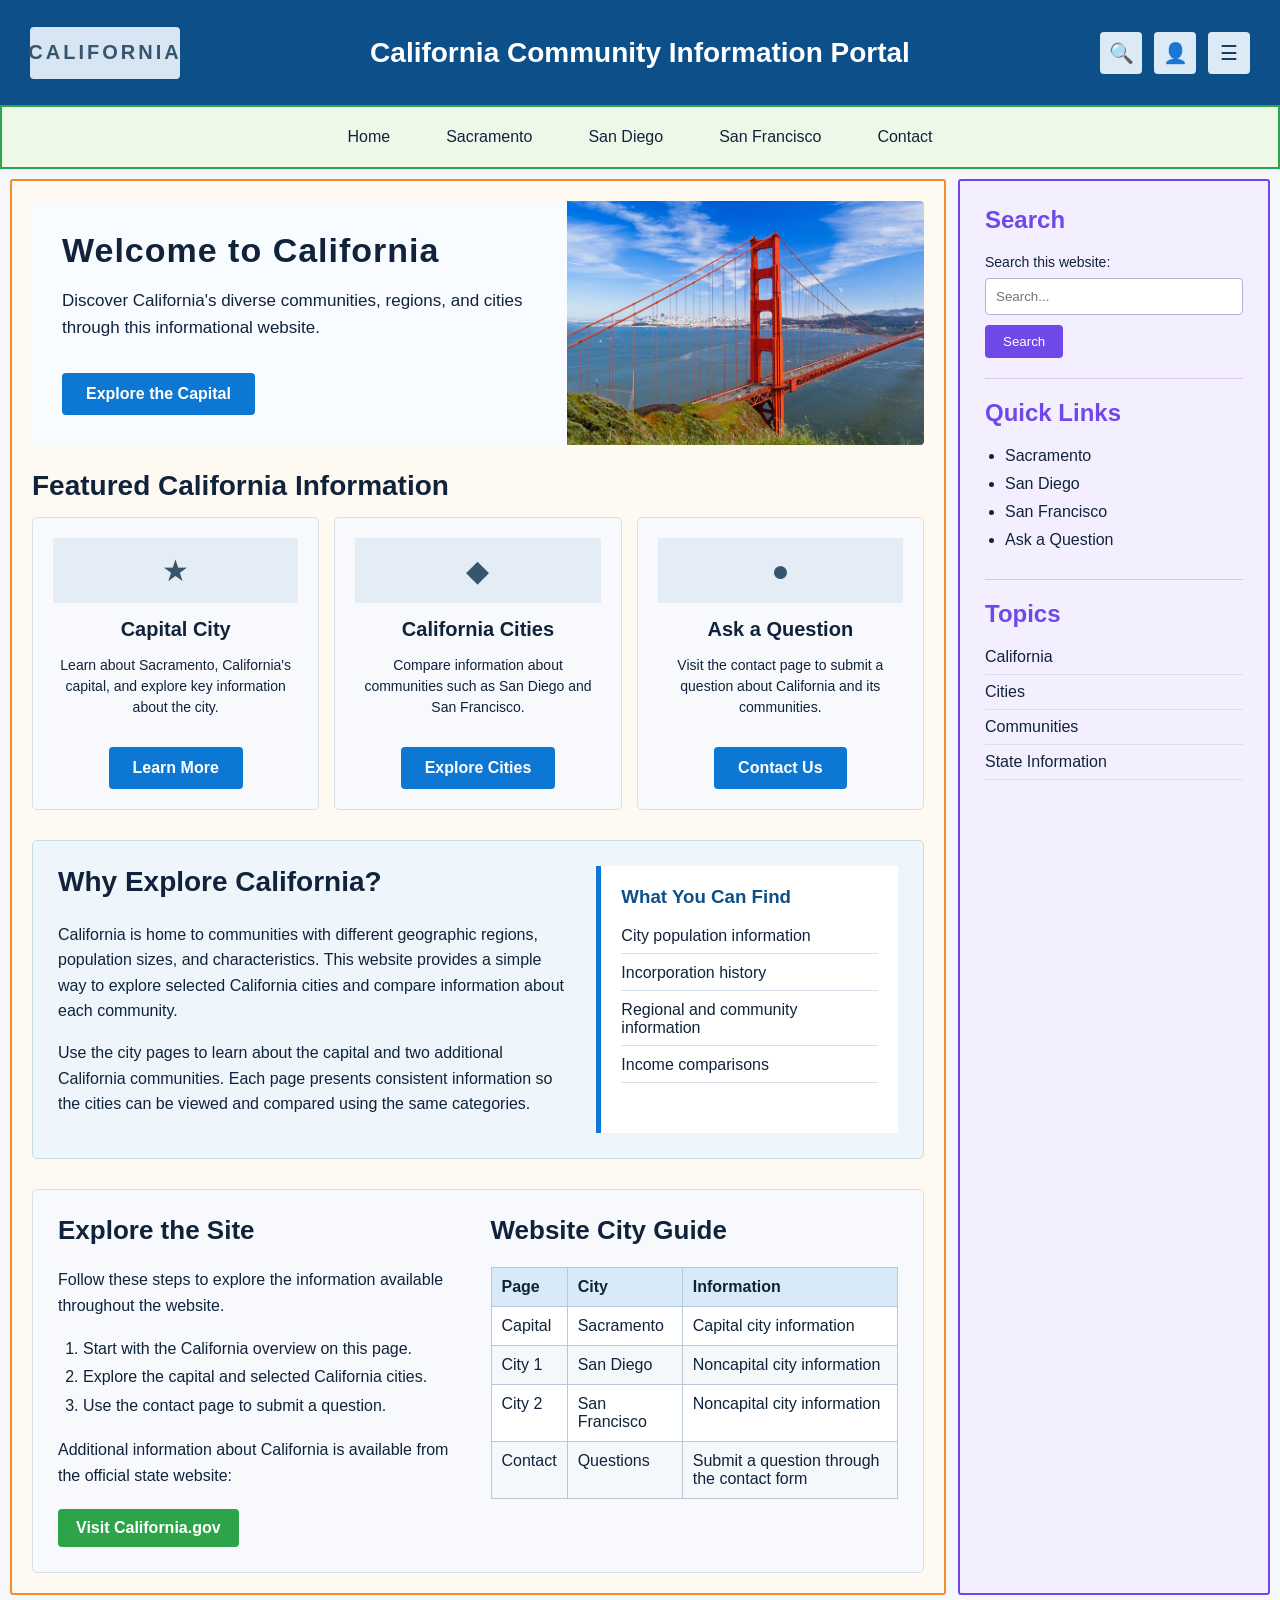
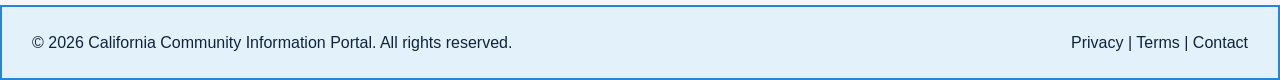
<file: index.html>
<!DOCTYPE html>
<html lang="en">

<head>
    <meta charset="UTF-8">
    <meta name="viewport" content="width=device-width, initial-scale=1.0">
    <title>California Community Information Portal</title>
    <link rel="stylesheet" href="css/styles.css">
</head>

<body>

    <!-- Header -->
    <header>
        <div class="logo">
            CALIFORNIA
        </div>

        <h1>California Community Information Portal</h1>

        <div class="header-icons">
            <span>🔍</span>
            <span>👤</span>
            <span>☰</span>
        </div>
    </header>


    <!-- Navigation -->
    <nav>
        <a href="index.html">Home</a>
        <a href="capital.html">Sacramento</a>
        <a href="city1.html">San Diego</a>
        <a href="city2.html">San Francisco</a>
        <a href="contact.html">Contact</a>
    </nav>


    <!-- Main Content -->
    <main>

        <!-- Home Page Section -->
        <section>

            <!-- Hero -->
            <div class="hero">

                <div class="hero-text">
                    <h2 id="hero-title">Welcome to California</h2>

                    <p>
                        Discover California's diverse communities, regions,
                        and cities through this informational website.
                    </p>

                    <a class="button" href="capital.html">
                        Explore the Capital
                    </a>
                </div>

                <div class="hero-image">
                    <img src="images/california.jpg"
                         alt="California landscape">
                </div>

            </div>


            <!-- Featured Information -->
            <div class="featured-section">

                <h2>Featured California Information</h2>

                <div class="feature-cards">

                    <div class="feature-card">
                        <div class="feature-icon">★</div>

                        <h3>Capital City</h3>

                        <p>
                            Learn about Sacramento, California's capital,
                            and explore key information about the city.
                        </p>

                        <a class="button" href="capital.html">
                            Learn More
                        </a>
                    </div>


                    <div class="feature-card">
                        <div class="feature-icon">◆</div>

                        <h3>California Cities</h3>

                        <p>
                            Compare information about communities such as
                            San Diego and San Francisco.
                        </p>

                        <a class="button" href="city1.html">
                            Explore Cities
                        </a>
                    </div>


                    <div class="feature-card">
                        <div class="feature-icon">●</div>

                        <h3>Ask a Question</h3>

                        <p>
                            Visit the contact page to submit a question
                            about California and its communities.
                        </p>

                        <a class="button" href="contact.html">
                            Contact Us
                        </a>
                    </div>

                </div>

            </div>


            <!-- Why Explore California -->
            <div class="why-section">

                <div class="why-text">

                    <h2>Why Explore California?</h2>

                    <p>
                        California is home to communities with different
                        geographic regions, population sizes, and
                        characteristics. This website provides a simple way
                        to explore selected California cities and compare
                        information about each community.
                    </p>

                    <p>
                        Use the city pages to learn about the capital and
                        two additional California communities. Each page
                        presents consistent information so the cities can
                        be viewed and compared using the same categories.
                    </p>

                </div>


                <div class="why-highlight">

                    <h3>What You Can Find</h3>

                    <p>
                        City population information
                    </p>

                    <p>
                        Incorporation history
                    </p>

                    <p>
                        Regional and community information
                    </p>

                    <p>
                        Income comparisons
                    </p>

                </div>

            </div>


            <!-- Site Guide and Resource -->
            <div class="site-guide">

                <div class="guide-content">

                    <h2>Explore the Site</h2>

                    <p>
                        Follow these steps to explore the information
                        available throughout the website.
                    </p>

                    <ol>
                        <li>Start with the California overview on this page.</li>
                        <li>Explore the capital and selected California cities.</li>
                        <li>Use the contact page to submit a question.</li>
                    </ol>

                    <p>
                        Additional information about California is available
                        from the official state website:
                    </p>

                    <a
                        class="external-link"
                        href="https://www.ca.gov/"
                        target="_blank"
                        rel="noopener noreferrer"
                    >
                        Visit California.gov
                    </a>

                </div>


                <!-- Required HTML Table -->
                <div class="city-table">

                    <h2>Website City Guide</h2>

                    <table>

                        <thead>
                            <tr>
                                <th>Page</th>
                                <th>City</th>
                                <th>Information</th>
                            </tr>
                        </thead>

                        <tbody>

                            <tr>
                                <td>Capital</td>
                                <td>Sacramento</td>
                                <td>Capital city information</td>
                            </tr>

                            <tr>
                                <td>City 1</td>
                                <td>San Diego</td>
                                <td>Noncapital city information</td>
                            </tr>

                            <tr>
                                <td>City 2</td>
                                <td>San Francisco</td>
                                <td>Noncapital city information</td>
                            </tr>

                            <tr>
                                <td>Contact</td>
                                <td>Questions</td>
                                <td>Submit a question through the contact form</td>
                            </tr>

                        </tbody>

                    </table>

                </div>

            </div>

        </section>


        <!-- Sidebar -->
        <aside>

            <div class="sidebar-search">

                <h2>Search</h2>

                <label for="site-search">Search this website:</label>

                <input
                    type="search"
                    id="site-search"
                    name="site-search"
                    placeholder="Search..."
                >

                <button type="button">Search</button>

            </div>


            <div class="sidebar-links">

                <h2>Quick Links</h2>

                <ul>
                    <li><a href="capital.html">Sacramento</a></li>
                    <li><a href="city1.html">San Diego</a></li>
                    <li><a href="city2.html">San Francisco</a></li>
                    <li><a href="contact.html">Ask a Question</a></li>
                </ul>

            </div>


            <div class="sidebar-topics">

                <h2>Topics</h2>

                <p>California</p>
                <p>Cities</p>
                <p>Communities</p>
                <p>State Information</p>

            </div>

        </aside>

    </main>


    <!-- Footer -->
    <footer>

        <p>
            &copy; 2026 California Community Information Portal.
            All rights reserved.
        </p>

        <p>
            <a href="#">Privacy</a> |
            <a href="#">Terms</a> |
            <a href="contact.html">Contact</a>
        </p>

    </footer>

</body>

</html>
</file>
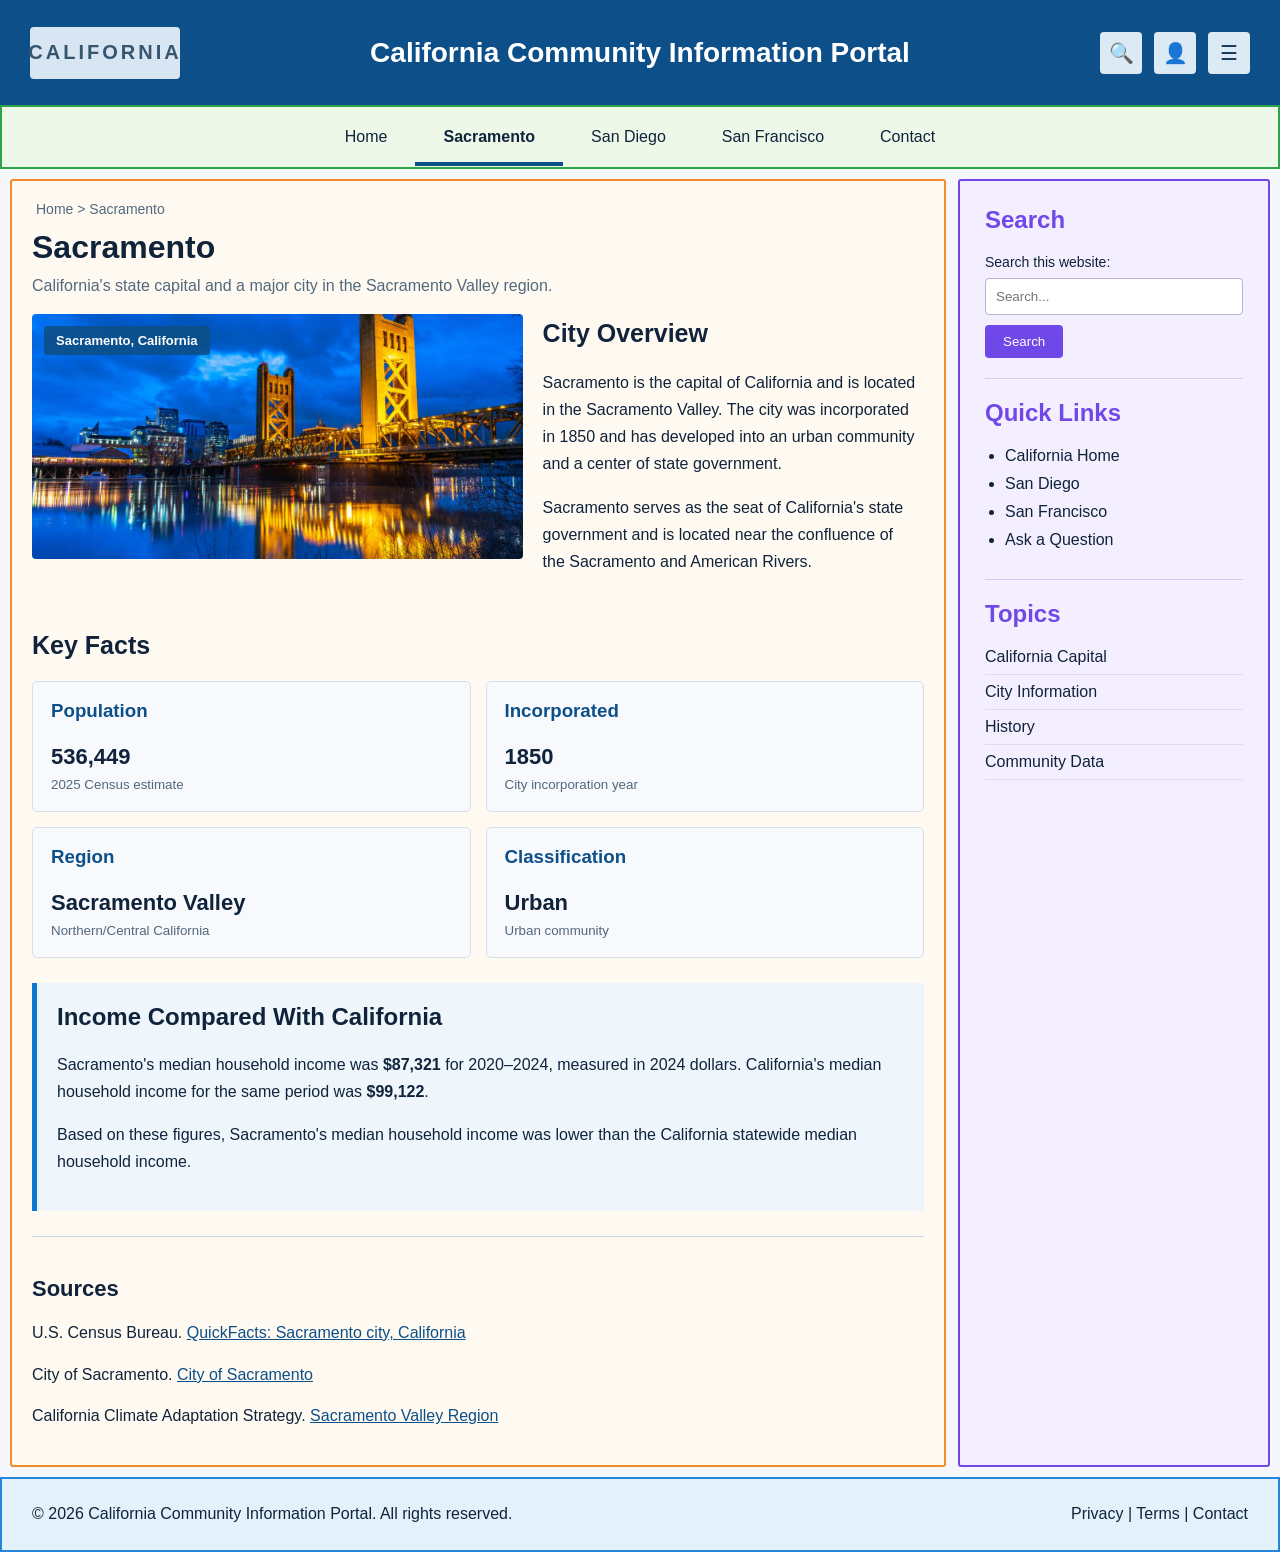
<file: capital.html>
<!DOCTYPE html>
<html lang="en">

<head>
    <meta charset="UTF-8">
    <meta name="viewport" content="width=device-width, initial-scale=1.0">
    <title>Sacramento | California Community Information Portal</title>
    <link rel="stylesheet" href="css/styles.css">
</head>

<body>

    <!-- Header -->
    <header>
        <div class="logo">
            CALIFORNIA
        </div>

        <h1>California Community Information Portal</h1>

        <div class="header-icons">
            <span>🔍</span>
            <span>👤</span>
            <span>☰</span>
        </div>
    </header>


    <!-- Navigation -->
    <nav>
        <a href="index.html">Home</a>
        <a class="active" href="capital.html">Sacramento</a>
        <a href="city1.html">San Diego</a>
        <a href="city2.html">San Francisco</a>
        <a href="contact.html">Contact</a>
    </nav>


    <!-- Main Content -->
    <main>

        <!-- Sacramento Page -->
        <section>

            <!-- Breadcrumb -->
            <div class="breadcrumb">
                <a href="index.html">Home</a>
                &gt;
                Sacramento
            </div>


            <!-- Page Header -->
            <div class="page-header">

                <h2 id="page-title">Sacramento</h2>

                <p>
                    California's state capital and a major city in the
                    Sacramento Valley region.
                </p>

            </div>


            <!-- City Image and Overview -->
            <div class="city-image-container">

                <span class="image-label">
                    Sacramento, California
                </span>

                <img
                    src="images/sacramento.jpg"
                    alt="Sacramento California skyline"
                    class="city-image"
                >

                <div class="city-overview">

                    <h2>City Overview</h2>

                    <p>
                        Sacramento is the capital of California and is located
                        in the Sacramento Valley. The city was incorporated in
                        1850 and has developed into an urban community and a
                        center of state government.
                    </p>

                    <p>
                        Sacramento serves as the seat of California's state
                        government and is located near the confluence of the
                        Sacramento and American Rivers.
                    </p>

                </div>

                <div class="image-clear"></div>

            </div>


            <!-- City Facts -->
            <div class="city-facts">

                <h2>Key Facts</h2>

                <div class="fact-cards">

                    <div class="fact-card">
                        <h3>Population</h3>

                        <p>
                            536,449
                        </p>

                        <small>
                            2025 Census estimate
                        </small>
                    </div>


                    <div class="fact-card">
                        <h3>Incorporated</h3>

                        <p>
                            1850
                        </p>

                        <small>
                            City incorporation year
                        </small>
                    </div>


                    <div class="fact-card">
                        <h3>Region</h3>

                        <p>
                            Sacramento Valley
                        </p>

                        <small>
                            Northern/Central California
                        </small>
                    </div>


                    <div class="fact-card">
                        <h3>Classification</h3>

                        <p>
                            Urban
                        </p>

                        <small>
                            Urban community
                        </small>
                    </div>

                </div>

            </div>


            <!-- Income Comparison -->
            <div class="income-section">

                <h2>Income Compared With California</h2>

                <p>
                    Sacramento's median household income was
                    <strong>$87,321</strong> for 2020–2024, measured in
                    2024 dollars. California's median household income for
                    the same period was <strong>$99,122</strong>.
                </p>

                <p>
                    Based on these figures, Sacramento's median household
                    income was lower than the California statewide median
                    household income.
                </p>

            </div>


            <!-- Sources -->
            <div class="sources">

                <h2>Sources</h2>

                <p>
                    U.S. Census Bureau.
                    <a
                        href="https://www.census.gov/quickfacts/fact/table/sacramentocitycalifornia"
                        target="_blank"
                        rel="noopener noreferrer"
                    >
                        QuickFacts: Sacramento city, California
                    </a>
                </p>

                <p>
                    City of Sacramento.
                    <a
                        href="https://www.cityofsacramento.gov/"
                        target="_blank"
                        rel="noopener noreferrer"
                    >
                        City of Sacramento
                    </a>
                </p>

                <p>
                    California Climate Adaptation Strategy.
                    <a
                        href="https://climateresilience.ca.gov/regions/sacramento-valley.html"
                        target="_blank"
                        rel="noopener noreferrer"
                    >
                        Sacramento Valley Region
                    </a>
                </p>

            </div>

        </section>


        <!-- Sidebar -->
        <aside>

            <div class="sidebar-search">

                <h2>Search</h2>

                <label for="site-search">Search this website:</label>

                <input
                    type="search"
                    id="site-search"
                    name="site-search"
                    placeholder="Search..."
                >

                <button type="button">Search</button>

            </div>


            <div class="sidebar-links">

                <h2>Quick Links</h2>

                <ul>
                    <li><a href="index.html">California Home</a></li>
                    <li><a href="city1.html">San Diego</a></li>
                    <li><a href="city2.html">San Francisco</a></li>
                    <li><a href="contact.html">Ask a Question</a></li>
                </ul>

            </div>


            <div class="sidebar-topics">

                <h2>Topics</h2>

                <p>California Capital</p>
                <p>City Information</p>
                <p>History</p>
                <p>Community Data</p>

            </div>

        </aside>

    </main>


    <!-- Footer -->
    <footer>

        <p>
            &copy; 2026 California Community Information Portal.
            All rights reserved.
        </p>

        <p>
            <a href="#">Privacy</a> |
            <a href="#">Terms</a> |
            <a href="contact.html">Contact</a>
        </p>

    </footer>

</body>

</html>
</file>
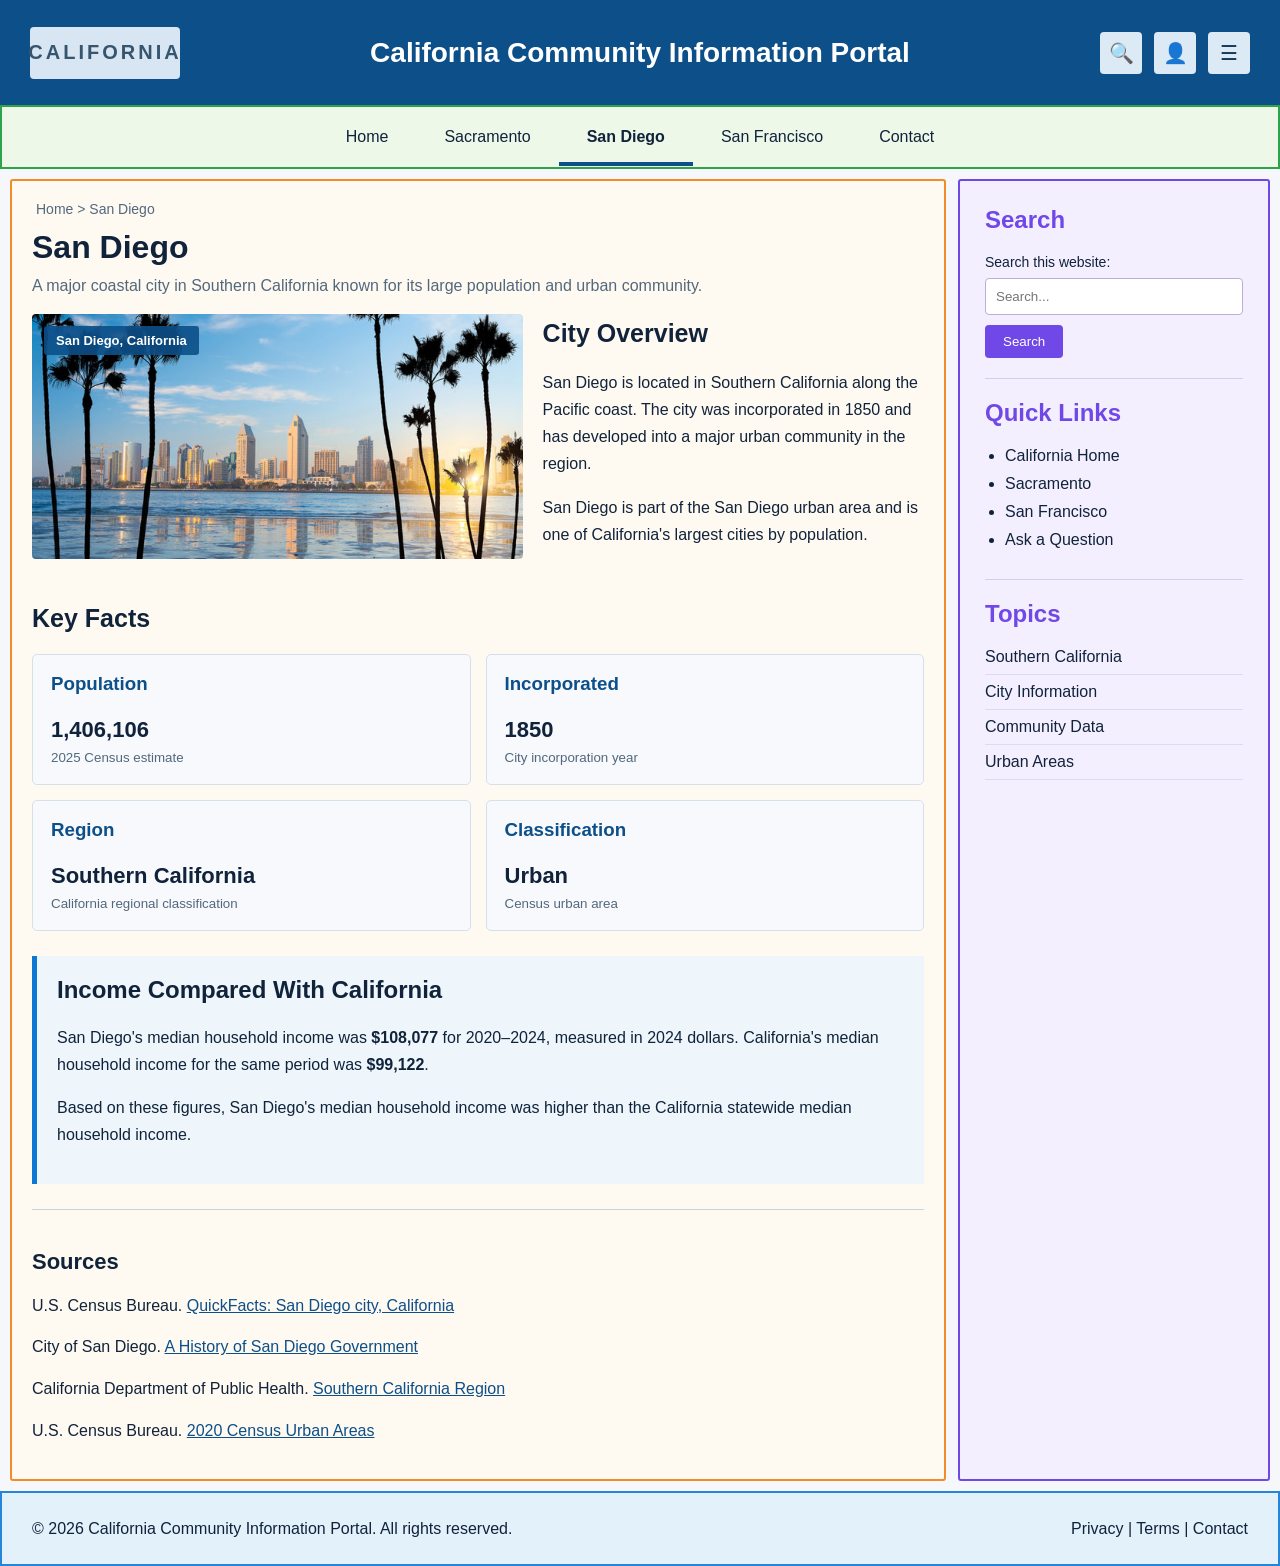
<file: city1.html>
<!DOCTYPE html>
<html lang="en">

<head>
    <meta charset="UTF-8">
    <meta name="viewport" content="width=device-width, initial-scale=1.0">
    <title>San Diego | California Community Information Portal</title>
    <link rel="stylesheet" href="css/styles.css">
</head>

<body>

    <!-- Header -->
    <header>
        <div class="logo">
            CALIFORNIA
        </div>

        <h1>California Community Information Portal</h1>

        <div class="header-icons">
            <span>🔍</span>
            <span>👤</span>
            <span>☰</span>
        </div>
    </header>


    <!-- Navigation -->
    <nav>
        <a href="index.html">Home</a>
        <a href="capital.html">Sacramento</a>
        <a class="active" href="city1.html">San Diego</a>
        <a href="city2.html">San Francisco</a>
        <a href="contact.html">Contact</a>
    </nav>


    <!-- Main Content -->
    <main>

        <!-- San Diego Page -->
        <section>

            <!-- Breadcrumb -->
            <div class="breadcrumb">
                <a href="index.html">Home</a>
                &gt;
                San Diego
            </div>


            <!-- Page Header -->
            <div class="page-header">

                <h2 id="page-title">San Diego</h2>

                <p>
                    A major coastal city in Southern California known for
                    its large population and urban community.
                </p>

            </div>


            <!-- City Image and Overview -->
            <div class="city-image-container">

                <span class="image-label">
                    San Diego, California
                </span>

                <img
                    src="images/sandiego.jpg"
                    alt="San Diego California skyline"
                    class="city-image"
                >

                <div class="city-overview">

                    <h2>City Overview</h2>

                    <p>
                        San Diego is located in Southern California along
                        the Pacific coast. The city was incorporated in
                        1850 and has developed into a major urban community
                        in the region.
                    </p>

                    <p>
                        San Diego is part of the San Diego urban area and is
                        one of California's largest cities by population.
                    </p>

                </div>

                <div class="image-clear"></div>

            </div>


            <!-- City Facts -->
            <div class="city-facts">

                <h2>Key Facts</h2>

                <div class="fact-cards">

                    <div class="fact-card">
                        <h3>Population</h3>

                        <p>
                            1,406,106
                        </p>

                        <small>
                            2025 Census estimate
                        </small>
                    </div>


                    <div class="fact-card">
                        <h3>Incorporated</h3>

                        <p>
                            1850
                        </p>

                        <small>
                            City incorporation year
                        </small>
                    </div>


                    <div class="fact-card">
                        <h3>Region</h3>

                        <p>
                            Southern California
                        </p>

                        <small>
                            California regional classification
                        </small>
                    </div>


                    <div class="fact-card">
                        <h3>Classification</h3>

                        <p>
                            Urban
                        </p>

                        <small>
                            Census urban area
                        </small>
                    </div>

                </div>

            </div>


            <!-- Income Comparison -->
            <div class="income-section">

                <h2>Income Compared With California</h2>

                <p>
                    San Diego's median household income was
                    <strong>$108,077</strong> for 2020–2024, measured in
                    2024 dollars. California's median household income for
                    the same period was <strong>$99,122</strong>.
                </p>

                <p>
                    Based on these figures, San Diego's median household
                    income was higher than the California statewide median
                    household income.
                </p>

            </div>


            <!-- Sources -->
            <div class="sources">

                <h2>Sources</h2>

                <p>
                    U.S. Census Bureau.
                    <a
                        href="https://www.census.gov/quickfacts/fact/table/sandiegocitycalifornia"
                        target="_blank"
                        rel="noopener noreferrer"
                    >
                        QuickFacts: San Diego city, California
                    </a>
                </p>

                <p>
                    City of San Diego.
                    <a
                        href="https://www.sandiego.gov/city-clerk/aboutus/history"
                        target="_blank"
                        rel="noopener noreferrer"
                    >
                        A History of San Diego Government
                    </a>
                </p>

                <p>
                    California Department of Public Health.
                    <a
                        href="https://www.cdph.ca.gov/Programs/RPHO/Pages/FoPH-Impact/Southern-California/Home.aspx"
                        target="_blank"
                        rel="noopener noreferrer"
                    >
                        Southern California Region
                    </a>
                </p>

                <p>
                    U.S. Census Bureau.
                    <a
                        href="https://www.census.gov/programs-surveys/geography/guidance/geo-areas/urban-rural/2020-ua-facts.html"
                        target="_blank"
                        rel="noopener noreferrer"
                    >
                        2020 Census Urban Areas
                    </a>
                </p>

            </div>

        </section>


        <!-- Sidebar -->
        <aside>

            <div class="sidebar-search">

                <h2>Search</h2>

                <label for="site-search">Search this website:</label>

                <input
                    type="search"
                    id="site-search"
                    name="site-search"
                    placeholder="Search..."
                >

                <button type="button">Search</button>

            </div>


            <div class="sidebar-links">

                <h2>Quick Links</h2>

                <ul>
                    <li><a href="index.html">California Home</a></li>
                    <li><a href="capital.html">Sacramento</a></li>
                    <li><a href="city2.html">San Francisco</a></li>
                    <li><a href="contact.html">Ask a Question</a></li>
                </ul>

            </div>


            <div class="sidebar-topics">

                <h2>Topics</h2>

                <p>Southern California</p>
                <p>City Information</p>
                <p>Community Data</p>
                <p>Urban Areas</p>

            </div>

        </aside>

    </main>


    <!-- Footer -->
    <footer>

        <p>
            &copy; 2026 California Community Information Portal.
            All rights reserved.
        </p>

        <p>
            <a href="#">Privacy</a> |
            <a href="#">Terms</a> |
            <a href="contact.html">Contact</a>
        </p>

    </footer>

</body>

</html>
</file>
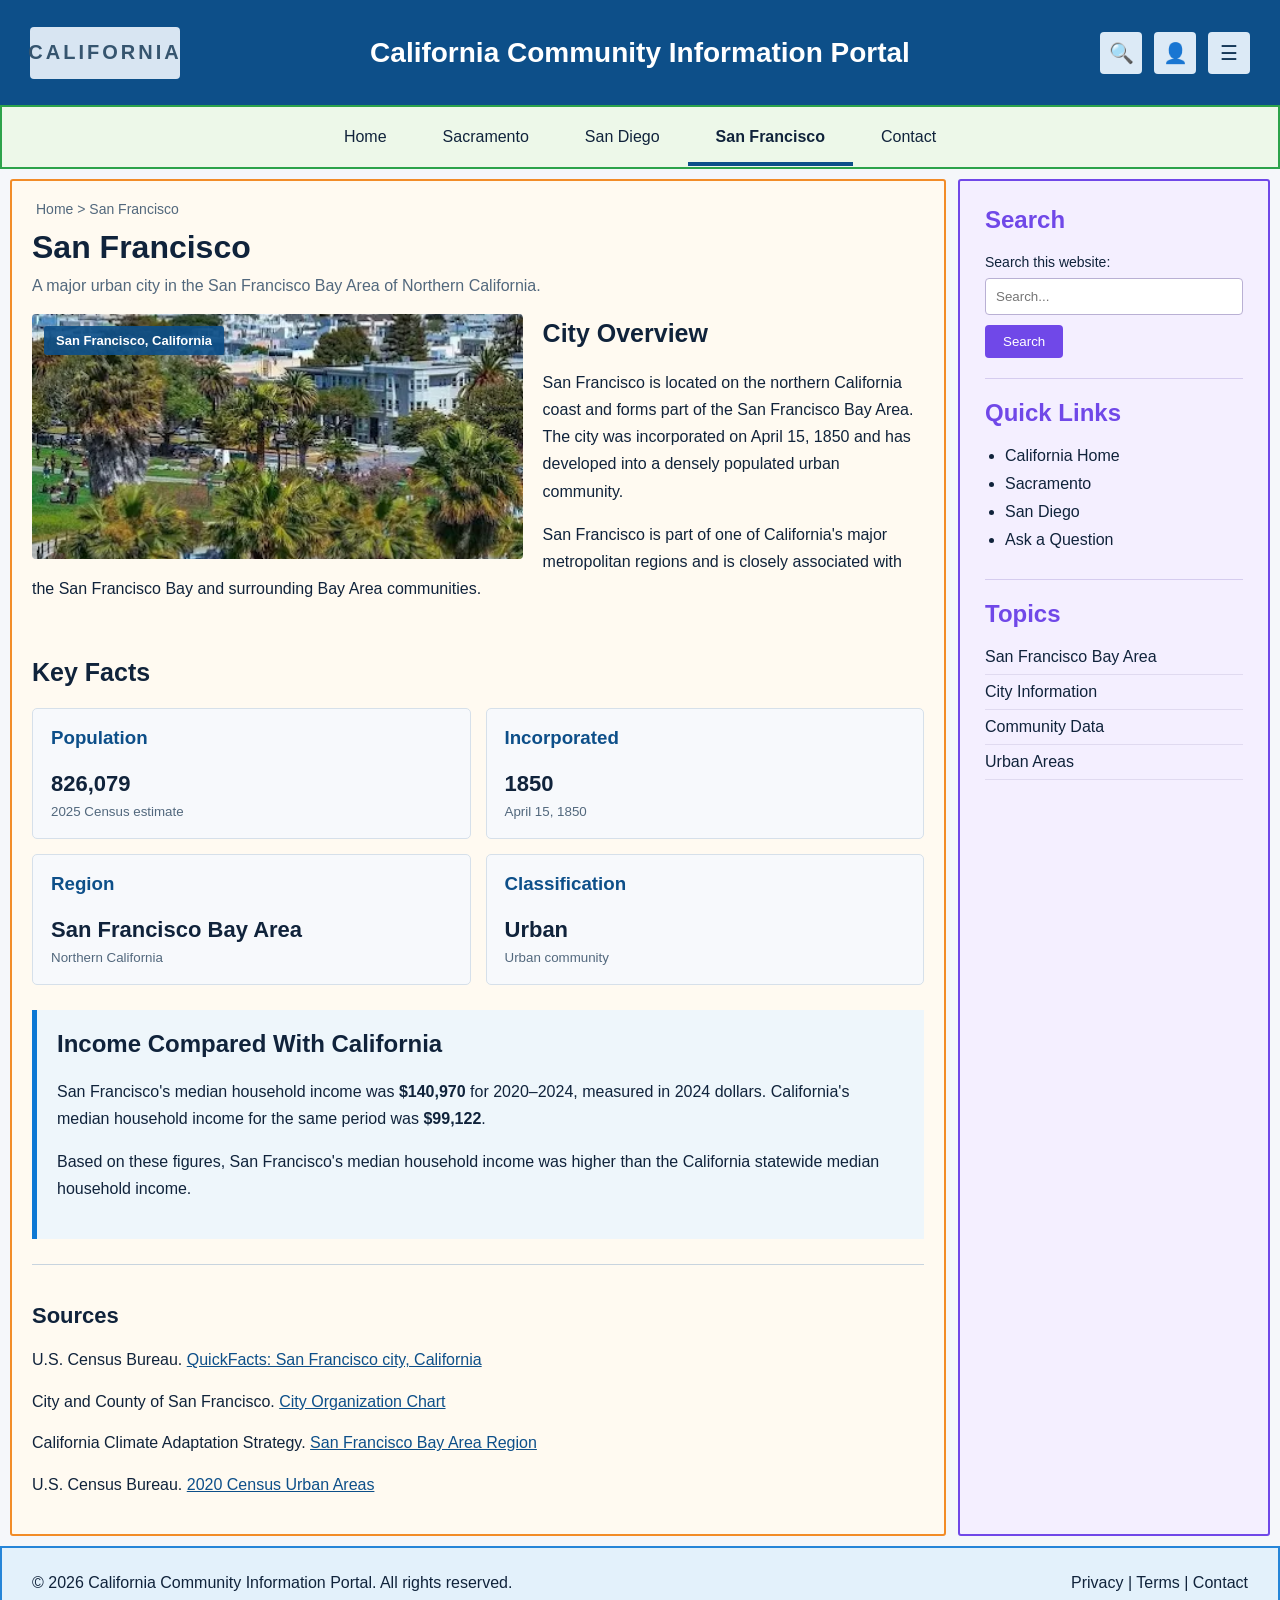
<file: city2.html>
<!DOCTYPE html>
<html lang="en">

<head>
    <meta charset="UTF-8">
    <meta name="viewport" content="width=device-width, initial-scale=1.0">
    <title>San Francisco | California Community Information Portal</title>
    <link rel="stylesheet" href="css/styles.css">
</head>

<body>

    <!-- Header -->
    <header>
        <div class="logo">
            CALIFORNIA
        </div>

        <h1>California Community Information Portal</h1>

        <div class="header-icons">
            <span>🔍</span>
            <span>👤</span>
            <span>☰</span>
        </div>
    </header>


    <!-- Navigation -->
    <nav>
        <a href="index.html">Home</a>
        <a href="capital.html">Sacramento</a>
        <a href="city1.html">San Diego</a>
        <a class="active" href="city2.html">San Francisco</a>
        <a href="contact.html">Contact</a>
    </nav>


    <!-- Main Content -->
    <main>

        <!-- San Francisco Page -->
        <section>

            <!-- Breadcrumb -->
            <div class="breadcrumb">
                <a href="index.html">Home</a>
                &gt;
                San Francisco
            </div>


            <!-- Page Header -->
            <div class="page-header">

                <h2 id="page-title">San Francisco</h2>

                <p>
                    A major urban city in the San Francisco Bay Area of
                    Northern California.
                </p>

            </div>


            <!-- City Image and Overview -->
            <div class="city-image-container">

                <span class="image-label">
                    San Francisco, California
                </span>

                <img
                    src="images/sanfrancisco.jpg"
                    alt="San Francisco California skyline"
                    class="city-image"
                >

                <div class="city-overview">

                    <h2>City Overview</h2>

                    <p>
                        San Francisco is located on the northern California
                        coast and forms part of the San Francisco Bay Area.
                        The city was incorporated on April 15, 1850 and has
                        developed into a densely populated urban community.
                    </p>

                    <p>
                        San Francisco is part of one of California's major
                        metropolitan regions and is closely associated with
                        the San Francisco Bay and surrounding Bay Area
                        communities.
                    </p>

                </div>

                <div class="image-clear"></div>

            </div>


            <!-- City Facts -->
            <div class="city-facts">

                <h2>Key Facts</h2>

                <div class="fact-cards">

                    <div class="fact-card">
                        <h3>Population</h3>

                        <p>
                            826,079
                        </p>

                        <small>
                            2025 Census estimate
                        </small>
                    </div>


                    <div class="fact-card">
                        <h3>Incorporated</h3>

                        <p>
                            1850
                        </p>

                        <small>
                            April 15, 1850
                        </small>
                    </div>


                    <div class="fact-card">
                        <h3>Region</h3>

                        <p>
                            San Francisco Bay Area
                        </p>

                        <small>
                            Northern California
                        </small>
                    </div>


                    <div class="fact-card">
                        <h3>Classification</h3>

                        <p>
                            Urban
                        </p>

                        <small>
                            Urban community
                        </small>
                    </div>

                </div>

            </div>


            <!-- Income Comparison -->
            <div class="income-section">

                <h2>Income Compared With California</h2>

                <p>
                    San Francisco's median household income was
                    <strong>$140,970</strong> for 2020–2024, measured in
                    2024 dollars. California's median household income for
                    the same period was <strong>$99,122</strong>.
                </p>

                <p>
                    Based on these figures, San Francisco's median household
                    income was higher than the California statewide median
                    household income.
                </p>

            </div>


            <!-- Sources -->
            <div class="sources">

                <h2>Sources</h2>

                <p>
                    U.S. Census Bureau.
                    <a
                        href="https://www.census.gov/quickfacts/fact/table/sanfranciscocitycalifornia"
                        target="_blank"
                        rel="noopener noreferrer"
                    >
                        QuickFacts: San Francisco city, California
                    </a>
                </p>

                <p>
                    City and County of San Francisco.
                    <a
                        href="https://www.sfgov.org/services/city-organization-chart"
                        target="_blank"
                        rel="noopener noreferrer"
                    >
                        City Organization Chart
                    </a>
                </p>

                <p>
                    California Climate Adaptation Strategy.
                    <a
                        href="https://climateresilience.ca.gov/regions/sf-bay-area.html"
                        target="_blank"
                        rel="noopener noreferrer"
                    >
                        San Francisco Bay Area Region
                    </a>
                </p>

                <p>
                    U.S. Census Bureau.
                    <a
                        href="https://www.census.gov/programs-surveys/geography/guidance/geo-areas/urban-rural/2020-ua-facts.html"
                        target="_blank"
                        rel="noopener noreferrer"
                    >
                        2020 Census Urban Areas
                    </a>
                </p>

            </div>

        </section>


        <!-- Sidebar -->
        <aside>

            <div class="sidebar-search">

                <h2>Search</h2>

                <label for="site-search">Search this website:</label>

                <input
                    type="search"
                    id="site-search"
                    name="site-search"
                    placeholder="Search..."
                >

                <button type="button">Search</button>

            </div>


            <div class="sidebar-links">

                <h2>Quick Links</h2>

                <ul>
                    <li><a href="index.html">California Home</a></li>
                    <li><a href="capital.html">Sacramento</a></li>
                    <li><a href="city1.html">San Diego</a></li>
                    <li><a href="contact.html">Ask a Question</a></li>
                </ul>

            </div>


            <div class="sidebar-topics">

                <h2>Topics</h2>

                <p>San Francisco Bay Area</p>
                <p>City Information</p>
                <p>Community Data</p>
                <p>Urban Areas</p>

            </div>

        </aside>

    </main>


    <!-- Footer -->
    <footer>

        <p>
            &copy; 2026 California Community Information Portal.
            All rights reserved.
        </p>

        <p>
            <a href="#">Privacy</a> |
            <a href="#">Terms</a> |
            <a href="contact.html">Contact</a>
        </p>

    </footer>

</body>

</html>
</file>
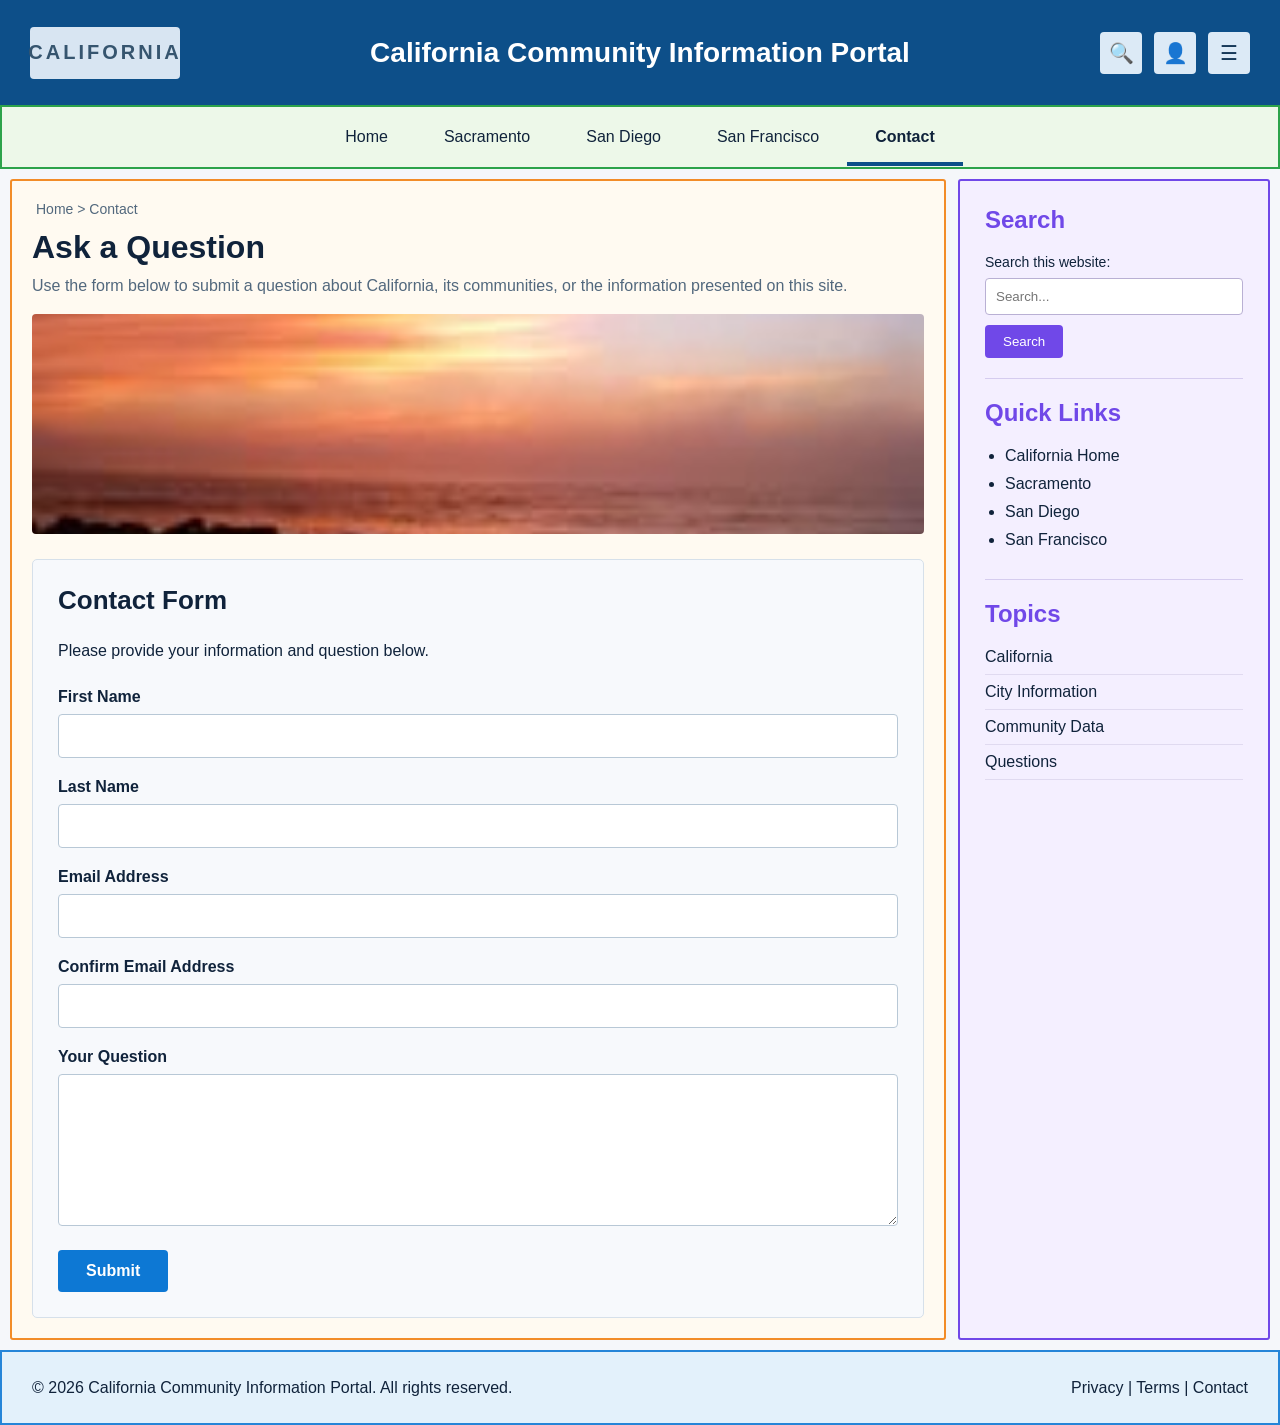
<file: contact.html>
<!DOCTYPE html>
<html lang="en">

<head>
    <meta charset="UTF-8">
    <meta name="viewport" content="width=device-width, initial-scale=1.0">
    <title>Contact | California Community Information Portal</title>
    <link rel="stylesheet" href="css/styles.css">
</head>

<body>

    <!-- Header -->
    <header>
        <div class="logo">
            CALIFORNIA
        </div>

        <h1>California Community Information Portal</h1>

        <div class="header-icons">
            <span>🔍</span>
            <span>👤</span>
            <span>☰</span>
        </div>
    </header>


    <!-- Navigation -->
    <nav>
        <a href="index.html">Home</a>
        <a href="capital.html">Sacramento</a>
        <a href="city1.html">San Diego</a>
        <a href="city2.html">San Francisco</a>
        <a class="active" href="contact.html">Contact</a>
    </nav>


    <!-- Main Content -->
    <main>

        <!-- Contact Page -->
        <section>

            <!-- Breadcrumb -->
            <div class="breadcrumb">
                <a href="index.html">Home</a>
                &gt;
                Contact
            </div>


            <!-- Page Header -->
            <div class="page-header">

                <h2 id="page-title">Ask a Question</h2>

                <p>
                    Use the form below to submit a question about California,
                    its communities, or the information presented on this site.
                </p>

            </div>


            <!-- Contact Image -->
            <div class="contact-image-container">

                <img
                    src="images/contact.jpg"
                    alt="California coastline and landscape"
                    class="contact-image"
                >

            </div>


            <!-- Contact Form -->
            <div class="contact-form-section">

                <h2>Contact Form</h2>

                <p>
                    Please provide your information and question below.
                </p>


                <form id="contact-form" action="#" method="post">

                    <!-- First Name -->
                    <div class="form-field">

                        <label for="first-name">
                            First Name
                        </label>

                        <input
                            type="text"
                            id="first-name"
                            name="first-name"
                            required
                        >

                    </div>


                    <!-- Last Name -->
                    <div class="form-field">

                        <label for="last-name">
                            Last Name
                        </label>

                        <input
                            type="text"
                            id="last-name"
                            name="last-name"
                            required
                        >

                    </div>


                    <!-- Email -->
                    <div class="form-field">

                        <label for="email">
                            Email Address
                        </label>

                        <input
                            type="email"
                            id="email"
                            name="email"
                            required
                        >

                    </div>


                    <!-- Confirmation Email -->
                    <div class="form-field">

                        <label for="confirm-email">
                            Confirm Email Address
                        </label>

                        <input
                            type="email"
                            id="confirm-email"
                            name="confirm-email"
                            required
                        >

                    </div>


                    <!-- Question -->
                    <div class="form-field">

                        <label for="question">
                            Your Question
                        </label>

                        <textarea
                            id="question"
                            name="question"
                            rows="7"
                            required
                        ></textarea>

                    </div>


                    <!-- Submit -->
                    <div class="form-submit">

                        <button type="submit">
                            Submit
                        </button>

                    </div>

                </form>

            </div>

        </section>


        <!-- Sidebar -->
        <aside>

            <div class="sidebar-search">

                <h2>Search</h2>

                <label for="site-search">
                    Search this website:
                </label>

                <input
                    type="search"
                    id="site-search"
                    name="site-search"
                    placeholder="Search..."
                >

                <button type="button">
                    Search
                </button>

            </div>


            <div class="sidebar-links">

                <h2>Quick Links</h2>

                <ul>
                    <li><a href="index.html">California Home</a></li>
                    <li><a href="capital.html">Sacramento</a></li>
                    <li><a href="city1.html">San Diego</a></li>
                    <li><a href="city2.html">San Francisco</a></li>
                </ul>

            </div>


            <div class="sidebar-topics">

                <h2>Topics</h2>

                <p>California</p>
                <p>City Information</p>
                <p>Community Data</p>
                <p>Questions</p>

            </div>

        </aside>

    </main>


    <!-- Footer -->
    <footer>

        <p>
            &copy; 2026 California Community Information Portal.
            All rights reserved.
        </p>

        <p>
            <a href="#">Privacy</a> |
            <a href="#">Terms</a> |
            <a href="contact.html">Contact</a>
        </p>

    </footer>


    <!-- JavaScript -->
    <script src="js/form.js"></script>

</body>

</html>
</file>
<file: css/styles.css>
/* =========================================
   GENERAL PAGE STYLING
   ========================================= */

* {
    box-sizing: border-box;
}

body {
    margin: 0;
    font-family: Arial, sans-serif;
    color: #10233b;
    background-color: #f5f7fa;
}


/* =========================================
   HEADER
   ========================================= */

header {
    display: flex;
    align-items: center;
    justify-content: space-between;
    min-height: 105px;
    padding: 15px 30px;
    background-color: #0d4f89;
    color: white;
}

.logo {
    display: flex;
    align-items: center;
    justify-content: center;
    width: 150px;
    height: 52px;
    background-color: #d8e5f2;
    color: #36556f;
    font-size: 20px;
    font-weight: bold;
    letter-spacing: 3px;
    border-radius: 4px;
}

header h1 {
    margin: 0;
    font-size: 28px;
    text-align: center;
}

.header-icons {
    display: flex;
    gap: 12px;
}

.header-icons span {
    display: flex;
    align-items: center;
    justify-content: center;
    width: 42px;
    height: 42px;
    background-color: #dceaf6;
    color: #173a59;
    border-radius: 4px;
    font-size: 20px;
}


/* =========================================
   NAVIGATION
   ========================================= */

nav {
    display: flex;
    justify-content: center;
    align-items: center;
    min-height: 64px;
    background-color: #edf8e9;
    border: 2px solid #2da34a;
}

nav a {
    padding: 20px 28px 16px;
    color: #10233b;
    text-decoration: none;
    font-size: 16px;
    border-bottom: 4px solid transparent;
}

nav a:hover {
    color: #0d4f89;
    border-bottom-color: #0d4f89;
}

nav a.active {
    border-bottom-color: #0d4f89;
    font-weight: bold;
}


/* =========================================
   MAIN CONTENT AREA
   ========================================= */

main {
    display: grid;
    grid-template-columns: minmax(0, 3fr) minmax(250px, 1fr);
    gap: 12px;
    padding: 10px;
}


/* =========================================
   MAIN SECTION
   ========================================= */

section {
    padding: 20px;
    background-color: #fffaf1;
    border: 2px solid #f28c28;
    border-radius: 3px;
    min-height: 650px;
}


/* =========================================
   HOME PAGE HERO
   ========================================= */

.hero {
    display: flex;
    align-items: stretch;
    margin-bottom: 25px;
    background-color: #f8fbff;
    border-radius: 4px;
    overflow: hidden;
}

.hero-text {
    flex: 1;
    padding: 30px;
}

.hero-text h2 {
    margin-top: 0;
    margin-bottom: 15px;
    font-size: 34px;
}

/* ID selector required by D6 */
#hero-title {
    letter-spacing: 1px;
}

.hero-text p {
    font-size: 17px;
    line-height: 1.6;
}

.hero-image {
    flex: 0 0 40%;
}

.hero-image img {
    width: 100%;
    height: 100%;
    min-height: 220px;
    object-fit: cover;
    display: block;
}

.button {
    display: inline-block;
    margin-top: 15px;
    padding: 12px 24px;
    background-color: #0d78d4;
    color: white;
    text-decoration: none;
    border-radius: 4px;
    font-weight: bold;
}

.button:hover {
    background-color: #095da6;
}


/* =========================================
   FEATURED INFORMATION
   ========================================= */

.featured-section {
    margin-top: 10px;
}

.featured-section > h2 {
    margin-bottom: 15px;
    font-size: 28px;
}

.feature-cards {
    display: flex;
    gap: 15px;
}

.feature-card {
    flex: 1;
    padding: 20px;
    background-color: #f7f9fc;
    border: 1px solid #d6e0ea;
    border-radius: 5px;
    text-align: center;
}

.feature-card:hover {
    transform: translateY(-2px);
}

.feature-icon {
    display: flex;
    align-items: center;
    justify-content: center;
    width: 100%;
    height: 65px;
    margin-bottom: 15px;
    background-color: #e4edf5;
    color: #36556f;
    font-size: 30px;
}

.feature-card h3 {
    margin: 10px 0;
    font-size: 20px;
}

.feature-card p {
    font-size: 14px;
    line-height: 1.5;
}


/* =========================================
   WHY EXPLORE CALIFORNIA
   ========================================= */

.why-section {
    display: flex;
    gap: 25px;
    margin-top: 30px;
    padding: 25px;
    background-color: #eef6fb;
    border: 1px solid #c7dce9;
    border-radius: 5px;
}

.why-text {
    flex: 2;
}

.why-text h2 {
    margin-top: 0;
    font-size: 28px;
}

.why-text p {
    line-height: 1.6;
}

.why-highlight {
    flex: 1;
    padding: 20px;
    background-color: #ffffff;
    border-left: 5px solid #0d78d4;
}

.why-highlight h3 {
    margin-top: 0;
    color: #0d4f89;
}

.why-highlight p {
    margin: 10px 0;
    padding-bottom: 8px;
    border-bottom: 1px solid #d6e0ea;
}


/* =========================================
   SITE GUIDE
   ========================================= */

.site-guide {
    display: flex;
    gap: 25px;
    margin-top: 30px;
    padding: 25px;
    background-color: #f7f9fc;
    border: 1px solid #d6e0ea;
    border-radius: 5px;
}

.guide-content {
    flex: 1;
}

.guide-content h2 {
    margin-top: 0;
    font-size: 26px;
}

.guide-content p {
    line-height: 1.6;
}

.guide-content ol {
    padding-left: 25px;
    line-height: 1.8;
}

.external-link {
    display: inline-block;
    margin-top: 5px;
    padding: 10px 18px;
    background-color: #2da34a;
    color: white;
    text-decoration: none;
    border-radius: 4px;
    font-weight: bold;
}

.external-link:hover {
    background-color: #217c36;
}


/* =========================================
   CITY TABLE
   ========================================= */

.city-table {
    flex: 1;
}

.city-table h2 {
    margin-top: 0;
    font-size: 26px;
}

table {
    width: 100%;
    border-collapse: collapse;
    background-color: white;
}

th,
td {
    padding: 10px;
    border: 1px solid #b8c8d6;
    text-align: left;
    vertical-align: top;
}

th {
    background-color: #d8eaf7;
    font-weight: bold;
}

tr:nth-child(even) {
    background-color: #f5f8fb;
}


/* =========================================
   INTERIOR PAGE - BREADCRUMB
   ========================================= */

.breadcrumb {
    position: relative;
    left: 4px;
    margin-bottom: 12px;
    color: #52687d;
    font-size: 14px;
}

.breadcrumb a {
    color: #52687d;
    text-decoration: none;
}

.breadcrumb a:hover {
    text-decoration: underline;
}


/* =========================================
   INTERIOR PAGE - PAGE HEADER
   ========================================= */

.page-header {
    margin-bottom: 15px;
}

.page-header h2 {
    margin: 0;
    font-size: 32px;
}

.page-header p {
    margin-top: 8px;
    color: #52687d;
    line-height: 1.5;
}


/* =========================================
   INTERIOR PAGE - CITY IMAGE AND OVERVIEW
   ========================================= */

.city-image-container {
    position: relative;
    margin-bottom: 25px;
    overflow: hidden;
}

.city-image {
    float: left;
    width: 55%;
    height: 245px;
    margin: 0 20px 10px 0;
    object-fit: cover;
    border-radius: 4px;
}

.image-label {
    position: absolute;
    top: 12px;
    left: 12px;
    z-index: 2;
    padding: 7px 12px;
    background-color: rgba(13, 79, 137, 0.9);
    color: white;
    font-size: 13px;
    font-weight: bold;
    border-radius: 3px;
}

.city-overview {
    padding: 5px 5px 15px 0;
}

.city-overview h2 {
    margin-top: 0;
    font-size: 25px;
}

.city-overview p {
    line-height: 1.7;
}

.image-clear {
    clear: both;
}


/* =========================================
   INTERIOR PAGE - FACTS
   ========================================= */

.city-facts {
    margin-top: 25px;
}

.city-facts > h2 {
    font-size: 25px;
}

.fact-cards {
    display: grid;
    grid-template-columns: repeat(2, 1fr);
    gap: 15px;
}

.fact-card {
    position: relative;
    padding: 18px;
    background-color: #f7f9fc;
    border: 1px solid #d6e0ea;
    border-radius: 5px;
}

.fact-card h3 {
    margin-top: 0;
    color: #0d4f89;
}

.fact-card p {
    margin-bottom: 5px;
    font-size: 22px;
    font-weight: bold;
}

.fact-card small {
    color: #52687d;
}


/* =========================================
   INTERIOR PAGE - INCOME
   ========================================= */

.income-section {
    margin-top: 25px;
    padding: 20px;
    background-color: #eef6fb;
    border-left: 5px solid #0d78d4;
}

.income-section h2 {
    margin-top: 0;
    font-size: 24px;
}

.income-section p {
    line-height: 1.7;
}


/* =========================================
   INTERIOR PAGE - SOURCES
   ========================================= */

.sources {
    margin-top: 25px;
    padding-top: 20px;
    border-top: 1px solid #c8d4df;
}

.sources h2 {
    font-size: 22px;
}

.sources p {
    line-height: 1.6;
}

.sources a {
    color: #0d4f89;
}

.sources a:hover {
    text-decoration: underline;
}


/* =========================================
   CONTACT PAGE - IMAGE
   ========================================= */

.contact-image-container {
    margin-bottom: 25px;
    overflow: hidden;
}

.contact-image {
    width: 100%;
    height: 220px;
    object-fit: cover;
    display: block;
    border-radius: 4px;
}


/* =========================================
   CONTACT PAGE - FORM
   ========================================= */

.contact-form-section {
    margin-top: 25px;
    padding: 25px;
    background-color: #f7f9fc;
    border: 1px solid #d6e0ea;
    border-radius: 5px;
}

.contact-form-section h2 {
    margin-top: 0;
    font-size: 26px;
}

.contact-form-section > p {
    margin-bottom: 25px;
    line-height: 1.6;
}

.form-field {
    margin-bottom: 20px;
}

.form-field label {
    display: block;
    margin-bottom: 8px;
    font-weight: bold;
    color: #10233b;
}

.form-field input,
.form-field textarea {
    width: 100%;
    padding: 12px;
    border: 1px solid #b8c8d6;
    border-radius: 4px;
    font-family: Arial, sans-serif;
    font-size: 16px;
    background-color: white;
}

.form-field input:focus,
.form-field textarea:focus {
    border-color: #0d78d4;
    outline: 2px solid #c9e4f8;
}

.form-field textarea {
    resize: vertical;
}

.form-submit {
    margin-top: 10px;
}

.form-submit button {
    padding: 12px 28px;
    background-color: #0d78d4;
    color: white;
    border: none;
    border-radius: 4px;
    font-size: 16px;
    font-weight: bold;
    cursor: pointer;
}

.form-submit button:hover {
    background-color: #095da6;
}


/* =========================================
   SIDEBAR
   ========================================= */

aside {
    padding: 25px;
    background-color: #f4efff;
    border: 2px solid #7048e8;
    border-radius: 3px;
}

aside h2 {
    margin-top: 0;
    color: #7048e8;
}

.sidebar-search {
    padding-bottom: 20px;
    border-bottom: 1px solid #d5ccef;
}

.sidebar-search label {
    display: block;
    margin-bottom: 8px;
    font-size: 14px;
}

.sidebar-search input {
    width: 100%;
    padding: 10px;
    border: 1px solid #b9b0d4;
    border-radius: 4px;
}

.sidebar-search button {
    margin-top: 10px;
    padding: 9px 18px;
    background-color: #7048e8;
    color: white;
    border: none;
    border-radius: 4px;
    cursor: pointer;
}

.sidebar-search button:hover {
    background-color: #5735bd;
}

.sidebar-links {
    padding: 20px 0;
    border-bottom: 1px solid #d5ccef;
}

.sidebar-links ul {
    margin: 0;
    padding-left: 20px;
}

.sidebar-links li {
    margin-bottom: 10px;
}

.sidebar-links a {
    color: #10233b;
    text-decoration: none;
}

.sidebar-links a:hover {
    color: #7048e8;
    text-decoration: underline;
}

.sidebar-topics {
    padding-top: 20px;
}

.sidebar-topics p {
    margin: 8px 0;
    padding-bottom: 8px;
    border-bottom: 1px solid #e0daf0;
}


/* =========================================
   FOOTER
   ========================================= */

footer {
    display: flex;
    justify-content: space-between;
    align-items: center;
    min-height: 75px;
    padding: 15px 30px;
    background-color: #e3f1fb;
    border: 2px solid #2585d8;
}

footer p {
    margin: 5px 0;
}

footer a {
    color: #10233b;
    text-decoration: none;
}

footer a:hover {
    text-decoration: underline;
}
</file>
